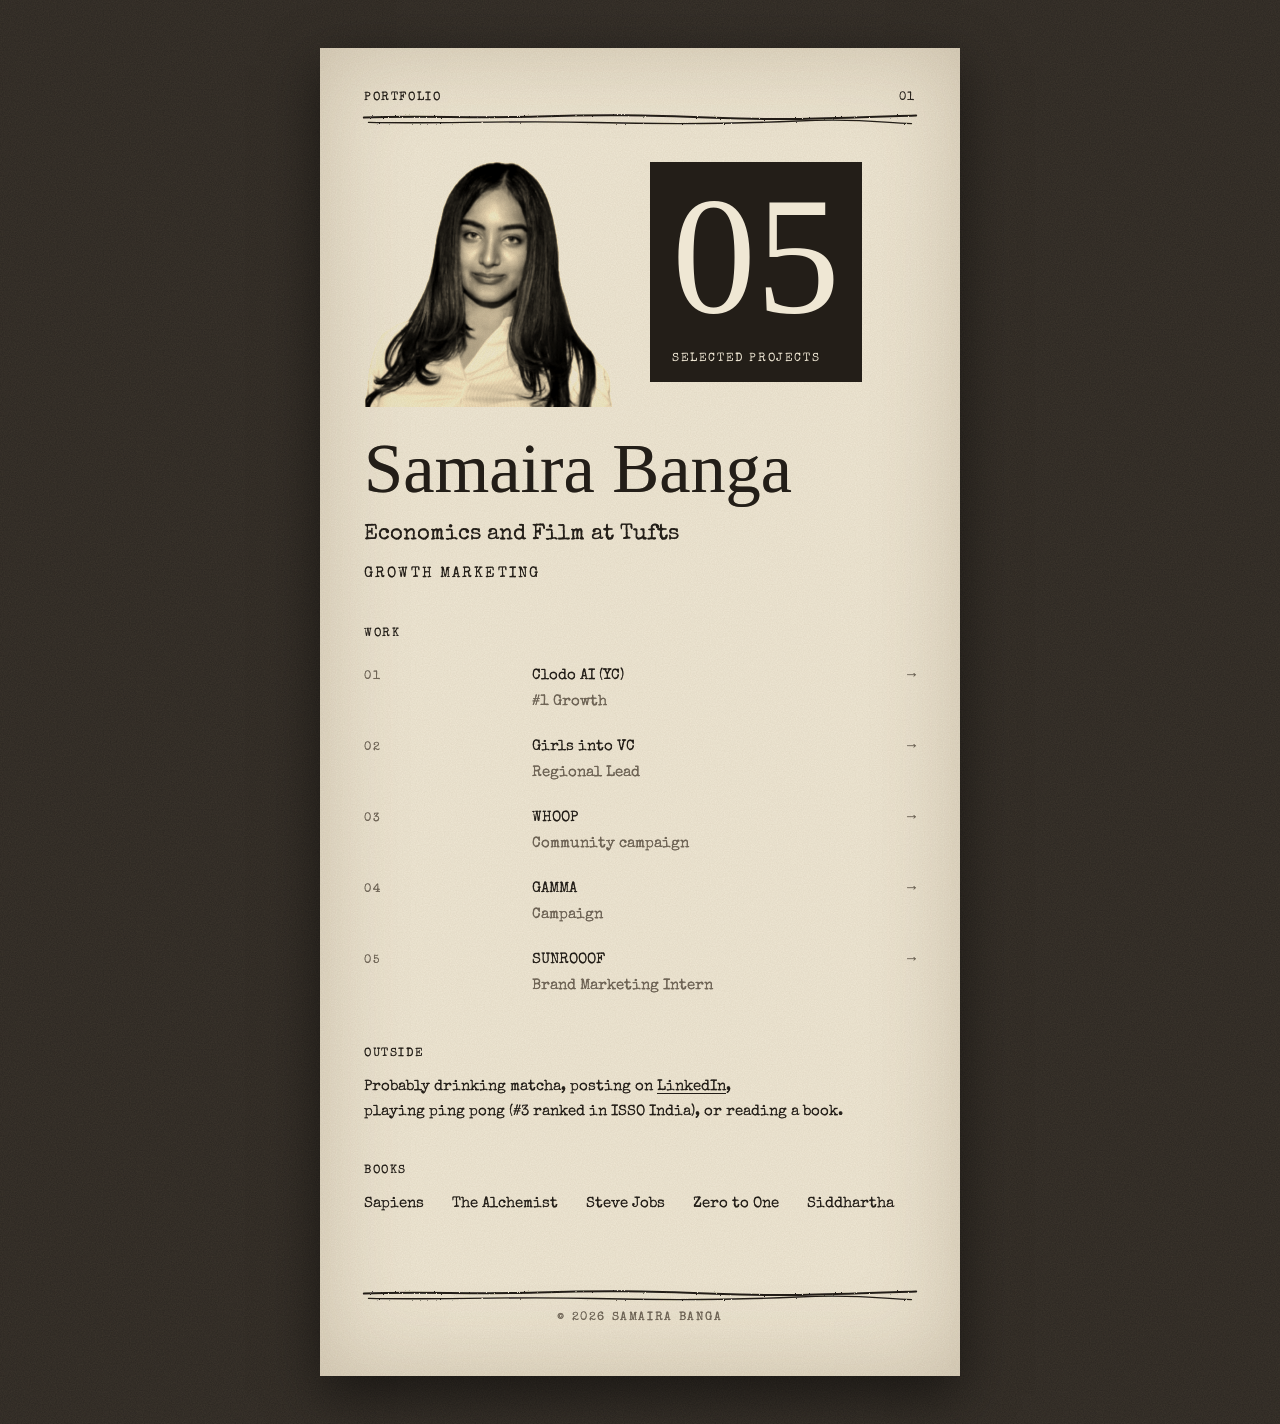
<file: index.html>
<!doctype html>
<html lang="en">
<head>
  <meta charset="utf-8" />
  <meta name="viewport" content="width=device-width, initial-scale=1" />
  <title>Samaira Banga</title>
  <link rel="preconnect" href="https://fonts.googleapis.com" />
  <link rel="preconnect" href="https://fonts.gstatic.com" crossorigin />
  <link rel="stylesheet" href="https://fonts.googleapis.com/css2?family=IM+Fell+English:ital@0;1&family=Special+Elite&display=swap" />
  <link rel="stylesheet" href="css/style.css" />
</head>
<body>
  <main class="wrap">
    <div class="topbar">
      <span>Portfolio</span>
      <span>01</span>
    </div>

    <header class="hero">
      <div class="camera" id="camera" role="button" tabindex="0" aria-label="Take a photo">
        <img class="headshot" src="assets/headshot.jpg" alt="Samaira Banga" />
      </div>
      <div class="hero-stat" id="stamp" role="button" tabindex="0" aria-label="Stamp">
        <div class="big-number">05</div>
        <div class="label">Selected projects</div>
      </div>
    </header>

    <h1 class="name"><span class="ink">Samaira Banga</span></h1>
    <div class="byline">
      <p class="tagline"><span class="ink">Economics and Film at Tufts</span></p>
      <div class="label"><span class="ink">Growth marketing</span></div>
    </div>

    <section class="block" id="work">
      <h2 class="label">Work</h2>
      <ul class="rows" id="project-list"></ul>
    </section>

    <section class="block">
      <h2 class="label">Outside</h2>
      <p>Probably drinking matcha, posting on <a href="https://www.linkedin.com/in/samaira-banga-2a7239335/" target="_blank" rel="noopener noreferrer">LinkedIn</a>,<br />playing ping pong (#3 ranked in ISSO India), or reading a book.</p>
    </section>

    <section class="block">
      <h2 class="label">Books</h2>
      <ul class="inline-list">
        <li>Sapiens</li>
        <li>The Alchemist</li>
        <li>Steve Jobs</li>
        <li>Zero to One</li>
        <li>Siddhartha</li>
      </ul>
    </section>

    <footer class="footer">&copy; 2026 Samaira Banga</footer>
  </main>

  <script src="js/projects-data.js"></script>
  <script src="js/main.js"></script>
</body>
</html>
</file>
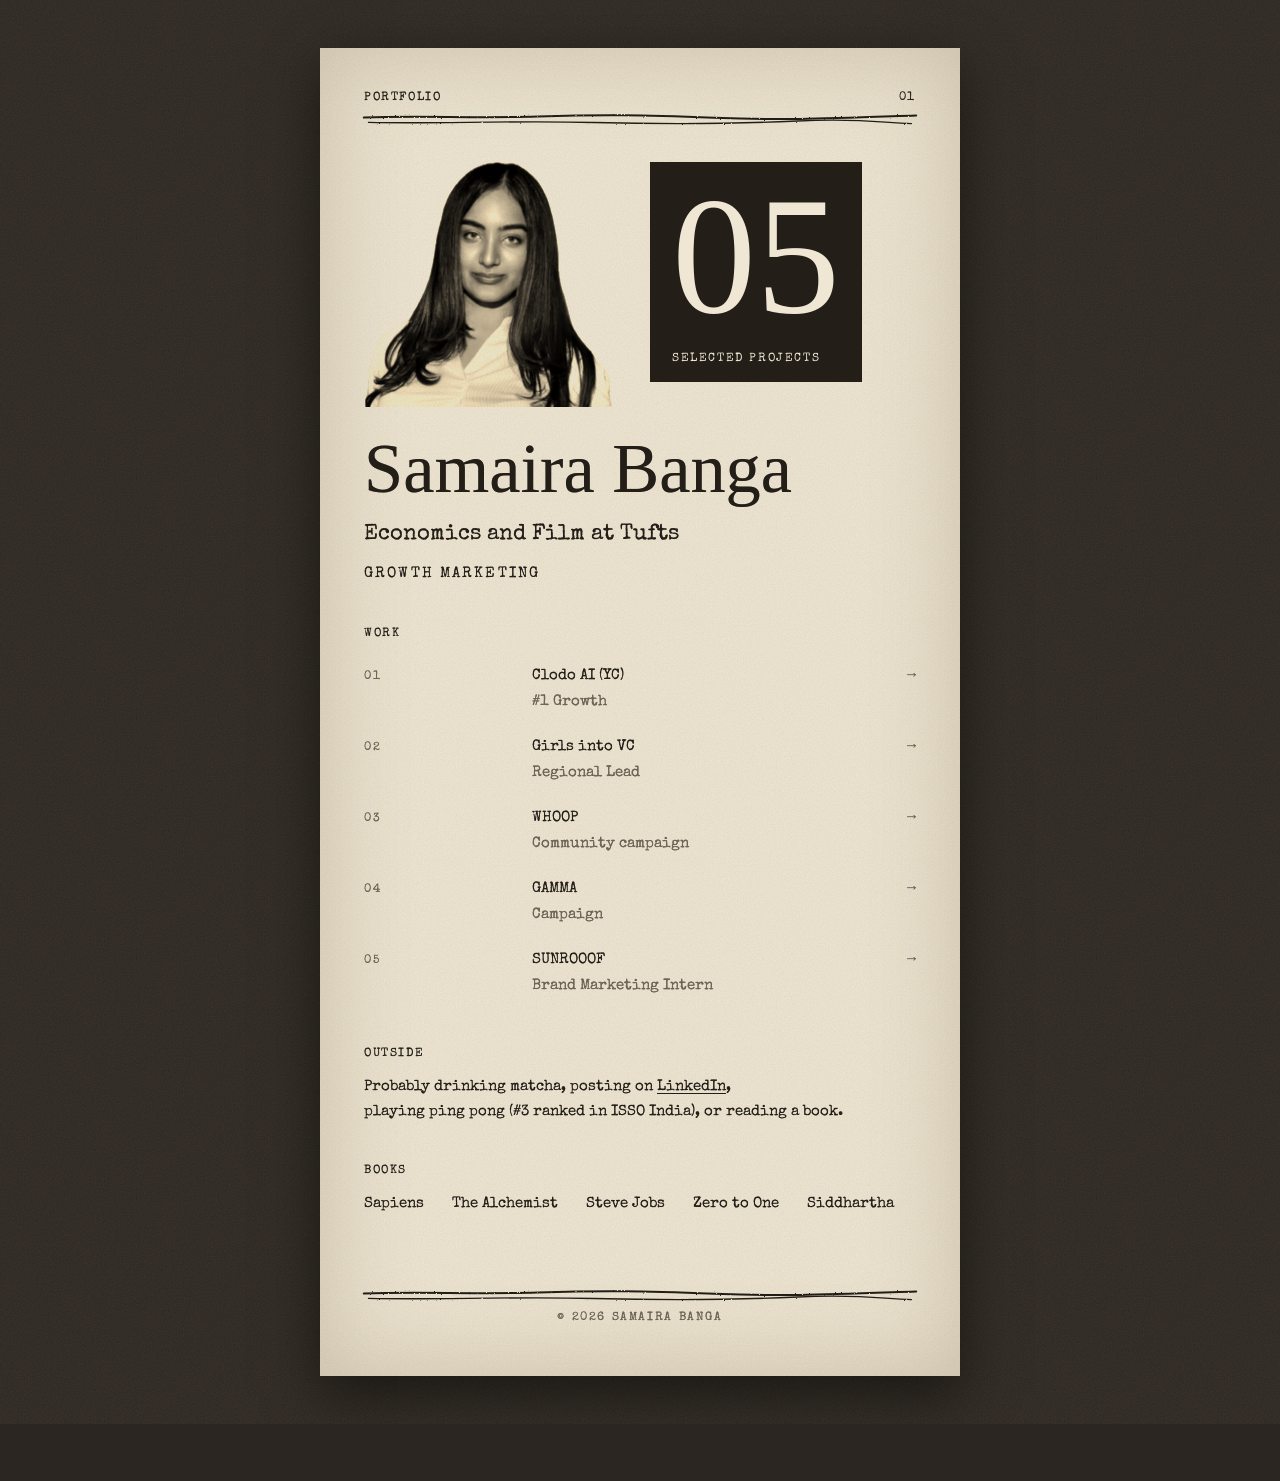
<file: projects.html>
<!doctype html>
<html lang="en">
<head>
  <meta charset="utf-8" />
  <title>Samaira Banga</title>
  <!-- Projects now live on the home page; keep old links working. -->
  <meta http-equiv="refresh" content="0; url=index.html#work" />
  <link rel="canonical" href="index.html#work" />
</head>
<body>
  <a href="index.html#work">Projects</a>
</body>
</html>
</file>
<file: css/style.css>
:root {
  --paper: #efe7d4;
  --ink: #231e18;
  --faded: #6f6455;
  --rule: rgba(35, 30, 24, 0.35);
  --desk: #2b2621;
  --type: "Special Elite", "Courier Prime", "Courier New", monospace;
  --press: "IM Fell English", Georgia, "Times New Roman", serif;
  /* Fine paper grain, tinted brown. */
  --grain: url("data:image/svg+xml,%3Csvg xmlns='http://www.w3.org/2000/svg' width='240' height='240'%3E%3Cfilter id='n'%3E%3CfeTurbulence type='fractalNoise' baseFrequency='0.85' numOctaves='3' stitchTiles='stitch'/%3E%3CfeColorMatrix values='0 0 0 0 0.30 0 0 0 0 0.24 0 0 0 0 0.15 0 0 0 0.16 0'/%3E%3C/filter%3E%3Crect width='100%25' height='100%25' filter='url(%23n)'/%3E%3C/svg%3E");
}

* { box-sizing: border-box; }

html { background: var(--desk); }

body {
  margin: 0;
  min-height: 100vh;
  color: var(--ink);
  font: 15px/1.7 var(--type);
  /* Ink spreading slightly into the paper. */
  text-shadow: 0 0 0.6px rgba(35, 30, 24, 0.55);
  /* A dark desk around the page, so the sides read as background. */
  background: var(--grain), var(--desk);
  padding: 48px 16px;
}

a { color: inherit; text-decoration: none; }

img { max-width: 100%; display: block; }

h1, h2, p { margin: 0; font-weight: 400; }

ul { list-style: none; margin: 0; padding: 0; }

::selection { background: var(--ink); color: var(--paper); }

/* The page itself: one portrait sheet of paper with aged, darker edges. */
.wrap {
  max-width: 640px;
  min-height: calc(100vh - 96px);
  margin: 0 auto;
  padding: 40px 44px 48px;
  background: var(--grain), var(--paper);
  box-shadow:
    inset 0 0 90px rgba(92, 70, 40, 0.22),
    0 18px 50px rgba(0, 0, 0, 0.5);
}

/* Small typed labels: PROFILE, ABOUT, WORK… */
.label,
.topbar,
.row-key,
.view,
.footer {
  font-size: 0.72rem;
  text-transform: uppercase;
  letter-spacing: 0.14em;
}

.label { margin-bottom: 10px; }

.topbar {
  position: relative;
  display: flex;
  justify-content: space-between;
  padding-bottom: 18px;
  margin-bottom: 36px;
}

/* Hand-drawn double rule: two loose, uneven pen strokes in place of a
   ruled double line. Shared by the top bar and the footer. */
.topbar::after,
.footer::before {
  content: "";
  position: absolute;
  left: -2px;
  right: -2px;
  height: 14px;
  background: url("data:image/svg+xml,%3Csvg xmlns='http://www.w3.org/2000/svg' viewBox='0 0 600 14' preserveAspectRatio='none'%3E%3Cfilter id='r'%3E%3CfeTurbulence type='fractalNoise' baseFrequency='0.9' numOctaves='2'/%3E%3CfeDisplacementMap in='SourceGraphic' scale='2'/%3E%3C/filter%3E%3Cg fill='none' stroke='%23231e18' stroke-linecap='round' filter='url(%23r)'%3E%3Cpath d='M2 5.6C60 3 120 6.6 190 4.5S300 2.9 380 5.7 500 6.6 598 3.4' stroke-width='2' vector-effect='non-scaling-stroke'/%3E%3Cpath d='M7 10.4C80 12 160 8.4 250 10.5S400 12 470 9 560 10.8 593 11.6' stroke-width='1.3' vector-effect='non-scaling-stroke'/%3E%3C/g%3E%3C/svg%3E") no-repeat center / 100% 100%;
}

.topbar::after { bottom: 0; }

.footer::before { top: 0; }

.topbar a:hover { color: var(--faded); }

.arrow { color: var(--faded); margin-left: 10px; }

/* Images look printed into the paper rather than laid on top of it. */
.headshot,
.media img {
  mix-blend-mode: multiply;
  filter: grayscale(1) sepia(0.35) contrast(1.15) brightness(1.02);
}

/* ---------- Home ---------- */

.hero {
  display: flex;
  align-items: flex-start;
  gap: 32px;
}

/* The project count printed in reverse: a solid ink block with
   paper-coloured type. */
.hero-stat {
  background: var(--ink);
  color: var(--paper);
  text-shadow: none;
  padding: 18px 22px 14px;
}

.hero-stat .label { margin-bottom: 0; }

/* ---------- Shutter (photo) and stamp (05) ---------- */

.camera,
.hero-stat {
  cursor: pointer;
  -webkit-tap-highlight-color: transparent;
}

.camera:focus-visible,
.hero-stat:focus-visible { outline: 1px dashed var(--ink); outline-offset: 4px; }

.camera {
  position: relative;
  width: 46%;
  max-width: 260px;
  flex-shrink: 0;
  overflow: hidden;
}

.camera .headshot { width: 100%; max-width: none; }

/* Two shutter blades that snap shut from top and bottom, then reopen. */
.camera::before,
.camera::after {
  content: "";
  position: absolute;
  left: 0;
  right: 0;
  height: 50%;
  background: var(--ink);
  transform: scaleY(0);
  pointer-events: none;
  z-index: 1;
}

.camera::before { top: 0; transform-origin: top; }
.camera::after { bottom: 0; transform-origin: bottom; }

.camera.snap::before,
.camera.snap::after { animation: shutter 0.32s cubic-bezier(0.6, 0, 0.4, 1); }

@keyframes shutter {
  0%   { transform: scaleY(0); }
  35%  { transform: scaleY(1.02); }
  55%  { transform: scaleY(1.02); }
  100% { transform: scaleY(0); }
}

/* Flash of light as the shutter reopens. */
.camera .flash {
  position: absolute;
  inset: 0;
  background: #fffaf0;
  opacity: 0;
  pointer-events: none;
  z-index: 2;
}

.camera.snap .flash { animation: flash 0.6s ease-out 0.16s; }

@keyframes flash {
  0%   { opacity: 0; }
  10%  { opacity: 0.95; }
  100% { opacity: 0; }
}

/* The stamp lifts, tilts, then slams onto the page. */
.hero-stat.stamping { animation: stamp 0.55s cubic-bezier(0.5, 0, 0.3, 1); }

@keyframes stamp {
  0%   { transform: none; box-shadow: none; }
  40%  { transform: translateY(-10px) rotate(-4deg) scale(1.12); box-shadow: 0 16px 24px rgba(0, 0, 0, 0.35); }
  58%  { transform: rotate(0.5deg) scale(0.94); box-shadow: 0 0 0 rgba(0, 0, 0, 0); }
  72%  { transform: scale(1.02); }
  100% { transform: none; }
}

/* The page jolts on impact. */
.wrap.thud { animation: thud 0.25s ease-out 0.3s; }

@keyframes thud {
  0%, 100% { transform: none; }
  30% { transform: translate(1px, 2px); }
  60% { transform: translate(-1px, -1px); }
}

@media (prefers-reduced-motion: reduce) {
  .camera.snap::before, .camera.snap::after,
  .hero-stat.stamping, .wrap.thud { animation: none; }
}


.headshot { height: auto; }

.big-number {
  font-family: var(--press);
  font-size: clamp(6rem, 24vw, 10.5rem);
  line-height: 0.9;
  margin-bottom: 18px;
}


.name {
  font-family: var(--press);
  font-size: clamp(2.8rem, 11vw, 4.4rem);
  line-height: 1;
  margin: 26px 0 16px;
}

.tagline {
  font-size: 1.35rem;
  line-height: 1.4;
  margin-bottom: 12px;
}

.byline { display: inline-block; }

/* Touch-to-ink: on hover or tap, an ink splat bursts out from the exact
   point touched and spreads until the line is covered. A copy of the text
   in paper colour sits on the ink, so letters appear only where the ink
   has reached. After a few seconds it shrinks back into the same point. */
@property --splat {
  syntax: "<length>";
  inherits: false;
  initial-value: 0px;
}

.ink {
  position: relative;
  display: inline-block;
  padding: 0 0.15em;
  margin: 0 -0.15em;
  cursor: default;
}

.ink::after {
  content: attr(data-text);
  position: absolute;
  inset: 0;
  padding: 0 0.15em;
  background: var(--ink);
  color: var(--paper);
  text-shadow: none;
  pointer-events: none;
  --splat: 0px;
  -webkit-mask: url("data:image/svg+xml,%3Csvg xmlns='http://www.w3.org/2000/svg' viewBox='0 0 200 200'%3E%3Cpath d='M159.7 93.9Q169.5 100.0 160.0 106.2Q150.5 112.4 152.7 120.6Q154.9 128.8 146.3 131.1Q137.8 133.5 135.8 141.3Q133.9 149.1 126.9 150.9Q120.0 152.7 113.0 151.2Q106.0 149.8 98.6 161.2Q91.2 172.6 86.8 159.6Q82.4 146.5 74.8 147.0Q67.2 147.5 64.8 140.4Q62.3 133.4 58.6 128.5Q55.0 123.6 49.6 118.7Q44.2 113.8 39.3 106.9Q34.5 100.0 35.4 92.2Q36.4 84.3 44.5 79.7Q52.7 75.2 53.3 67.2Q53.9 59.2 57.7 51.6Q61.4 44.1 70.0 43.7Q78.5 43.4 85.8 43.4Q93.1 43.5 100.7 37.7Q108.3 32.0 115.5 36.1Q122.7 40.2 130.1 42.9Q137.6 45.5 139.3 54.6Q141.0 63.7 143.5 69.8Q145.9 75.9 147.9 81.8Q149.9 87.7 159.7 93.9Z'/%3E%3Ccircle cx='67.7' cy='183.9' r='3.5'/%3E%3Ccircle cx='25.0' cy='57.8' r='4.5'/%3E%3Ccircle cx='29.9' cy='78.3' r='2.8'/%3E%3Ccircle cx='123.8' cy='183.7' r='4.9'/%3E%3Ccircle cx='66.7' cy='178.1' r='5.0'/%3E%3Ccircle cx='72.5' cy='185.1' r='6.3'/%3E%3Ccircle cx='103.1' cy='184.6' r='5.4'/%3E%3Ccircle cx='162.3' cy='37.8' r='4.1'/%3E%3Ccircle cx='174.0' cy='90.7' r='4.8'/%3E%3Cellipse cx='102.9' cy='36.2' rx='11.4' ry='3.1' transform='rotate%28273 102.9 36.2%29'/%3E%3Cellipse cx='65.0' cy='38.0' rx='11.9' ry='4.8' transform='rotate%28241 65.0 38.0%29'/%3E%3Cellipse cx='72.6' cy='164.8' rx='12.0' ry='4.2' transform='rotate%28113 72.6 164.8%29'/%3E%3Cellipse cx='30.6' cy='119.6' rx='13.7' ry='3.9' transform='rotate%28164 30.6 119.6%29'/%3E%3C/svg%3E") no-repeat;
  mask: url("data:image/svg+xml,%3Csvg xmlns='http://www.w3.org/2000/svg' viewBox='0 0 200 200'%3E%3Cpath d='M159.7 93.9Q169.5 100.0 160.0 106.2Q150.5 112.4 152.7 120.6Q154.9 128.8 146.3 131.1Q137.8 133.5 135.8 141.3Q133.9 149.1 126.9 150.9Q120.0 152.7 113.0 151.2Q106.0 149.8 98.6 161.2Q91.2 172.6 86.8 159.6Q82.4 146.5 74.8 147.0Q67.2 147.5 64.8 140.4Q62.3 133.4 58.6 128.5Q55.0 123.6 49.6 118.7Q44.2 113.8 39.3 106.9Q34.5 100.0 35.4 92.2Q36.4 84.3 44.5 79.7Q52.7 75.2 53.3 67.2Q53.9 59.2 57.7 51.6Q61.4 44.1 70.0 43.7Q78.5 43.4 85.8 43.4Q93.1 43.5 100.7 37.7Q108.3 32.0 115.5 36.1Q122.7 40.2 130.1 42.9Q137.6 45.5 139.3 54.6Q141.0 63.7 143.5 69.8Q145.9 75.9 147.9 81.8Q149.9 87.7 159.7 93.9Z'/%3E%3Ccircle cx='67.7' cy='183.9' r='3.5'/%3E%3Ccircle cx='25.0' cy='57.8' r='4.5'/%3E%3Ccircle cx='29.9' cy='78.3' r='2.8'/%3E%3Ccircle cx='123.8' cy='183.7' r='4.9'/%3E%3Ccircle cx='66.7' cy='178.1' r='5.0'/%3E%3Ccircle cx='72.5' cy='185.1' r='6.3'/%3E%3Ccircle cx='103.1' cy='184.6' r='5.4'/%3E%3Ccircle cx='162.3' cy='37.8' r='4.1'/%3E%3Ccircle cx='174.0' cy='90.7' r='4.8'/%3E%3Cellipse cx='102.9' cy='36.2' rx='11.4' ry='3.1' transform='rotate%28273 102.9 36.2%29'/%3E%3Cellipse cx='65.0' cy='38.0' rx='11.9' ry='4.8' transform='rotate%28241 65.0 38.0%29'/%3E%3Cellipse cx='72.6' cy='164.8' rx='12.0' ry='4.2' transform='rotate%28113 72.6 164.8%29'/%3E%3Cellipse cx='30.6' cy='119.6' rx='13.7' ry='3.9' transform='rotate%28164 30.6 119.6%29'/%3E%3C/svg%3E") no-repeat;
  -webkit-mask-size: var(--splat) var(--splat);
  mask-size: var(--splat) var(--splat);
  -webkit-mask-position: calc(var(--x, 50%) - var(--splat) / 2) calc(var(--y, 50%) - var(--splat) / 2);
  mask-position: calc(var(--x, 50%) - var(--splat) / 2) calc(var(--y, 50%) - var(--splat) / 2);
  transition: --splat 0.5s cubic-bezier(0.5, 0, 0.75, 0);
}

.ink.inked::after {
  --splat: 1800px;
  transition: --splat 0.8s linear;
}

@media (prefers-reduced-motion: reduce) {
  .ink::after, .ink.inked::after { transition: none; }
}

.byline .label {
  font-size: 0.95rem;
  margin-bottom: 0;
}



.block { margin-top: 36px; }

.inline-list {
  display: flex;
  flex-wrap: wrap;
  gap: 6px 28px;
}

.rows { border-top: 1px solid var(--rule); }

.row {
  display: grid;
  grid-template-columns: 9.5rem 1fr auto;
  gap: 16px;
  align-items: baseline;
  padding: 14px 0;
  border-bottom: 1px solid var(--rule);
}

.row-key { color: var(--faded); }

.muted { color: var(--faded); }

/* Work list: no rules between the numbered projects. */
#project-list { border-top: 0; }
#project-list .row { border-bottom: 0; padding: 10px 0; }

a.row:hover .row-title {
  text-decoration: underline;
  text-decoration-thickness: 1px;
  text-underline-offset: 4px;
}

.footer {
  margin-top: 72px;
  position: relative;
  padding-top: 20px;
  color: var(--faded);
  text-align: center;
}

/* ---------- Project detail ---------- */

.detail-title {
  font-family: var(--press);
  font-size: clamp(2.6rem, 10vw, 4rem);
  line-height: 1;
  margin-bottom: 40px;
}

/* When a label or tagline follows the title, pull them up under it. */
.detail-title:has(+ .label),
.detail-title:has(+ .detail-tagline) { margin-bottom: 18px; }

.detail-tagline {
  font-size: 1.1rem;
  margin: 2px 0 40px;
}

.media {
  display: grid;
  grid-template-columns: repeat(auto-fit, minmax(220px, 1fr));
  gap: 36px 20px;
}

.media figure { margin: 0; }

.media img {
  width: 100%;
  transition: filter 0.3s ease;
}

/* Full colour comes back on hover. */
.media a:hover img { filter: none; mix-blend-mode: normal; }

.media .portrait-thumb img {
  aspect-ratio: 9 / 16;
  object-fit: cover;
}

.media figcaption p { margin-top: 12px; }

.view {
  display: inline-block;
  margin-top: 12px;
  color: var(--faded);
}

.view:hover { color: var(--ink); }

.body { margin-top: 36px; }

.body p + p { margin-top: 14px; }

.body a,
.block p a,
figcaption a:not(.view) { text-decoration: underline; text-underline-offset: 3px; }

@media (max-width: 680px) {
  /* On phones the sheet fills the screen. */
  body { padding: 0; }
  .wrap {
    min-height: 100vh;
    padding: 32px 20px 40px;
    box-shadow: inset 0 0 60px rgba(92, 70, 40, 0.2);
  }
}

@media (max-width: 480px) {
  .row { grid-template-columns: 6.5rem 1fr auto; }
}
</file>
